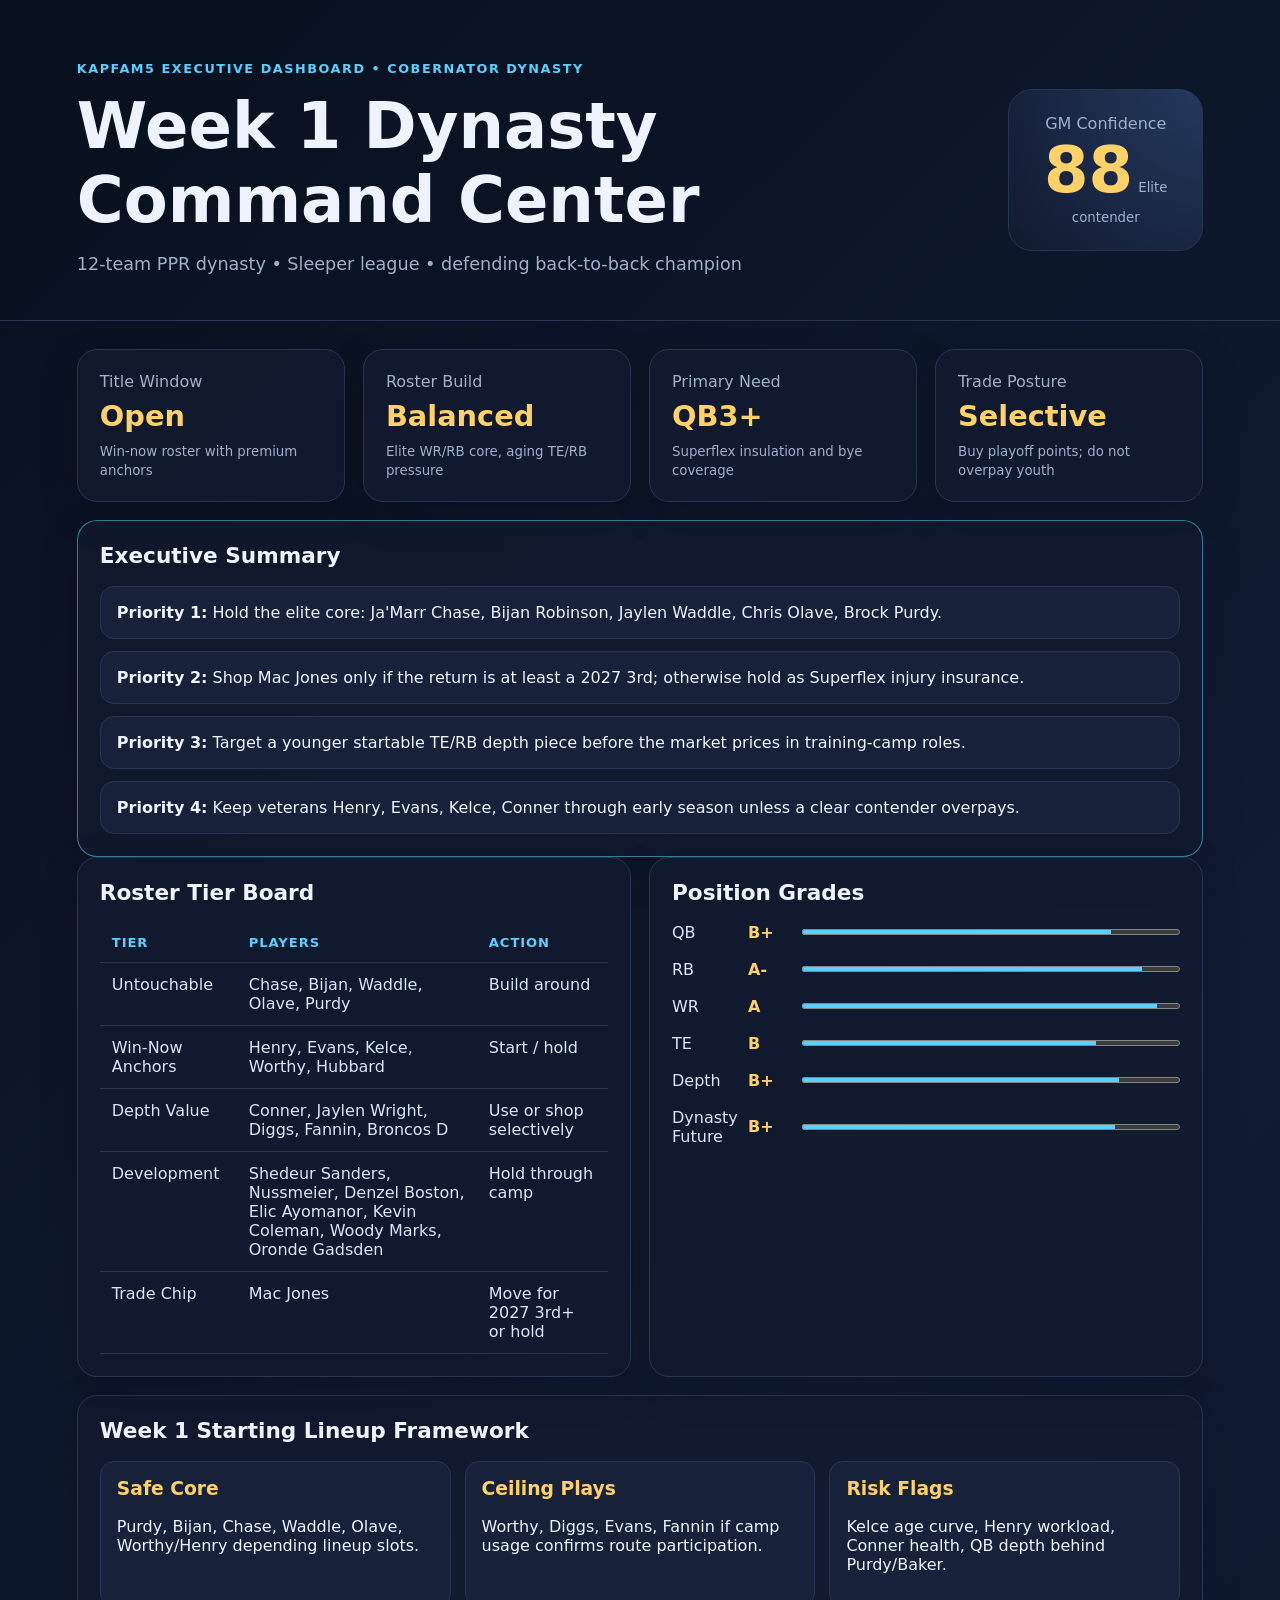
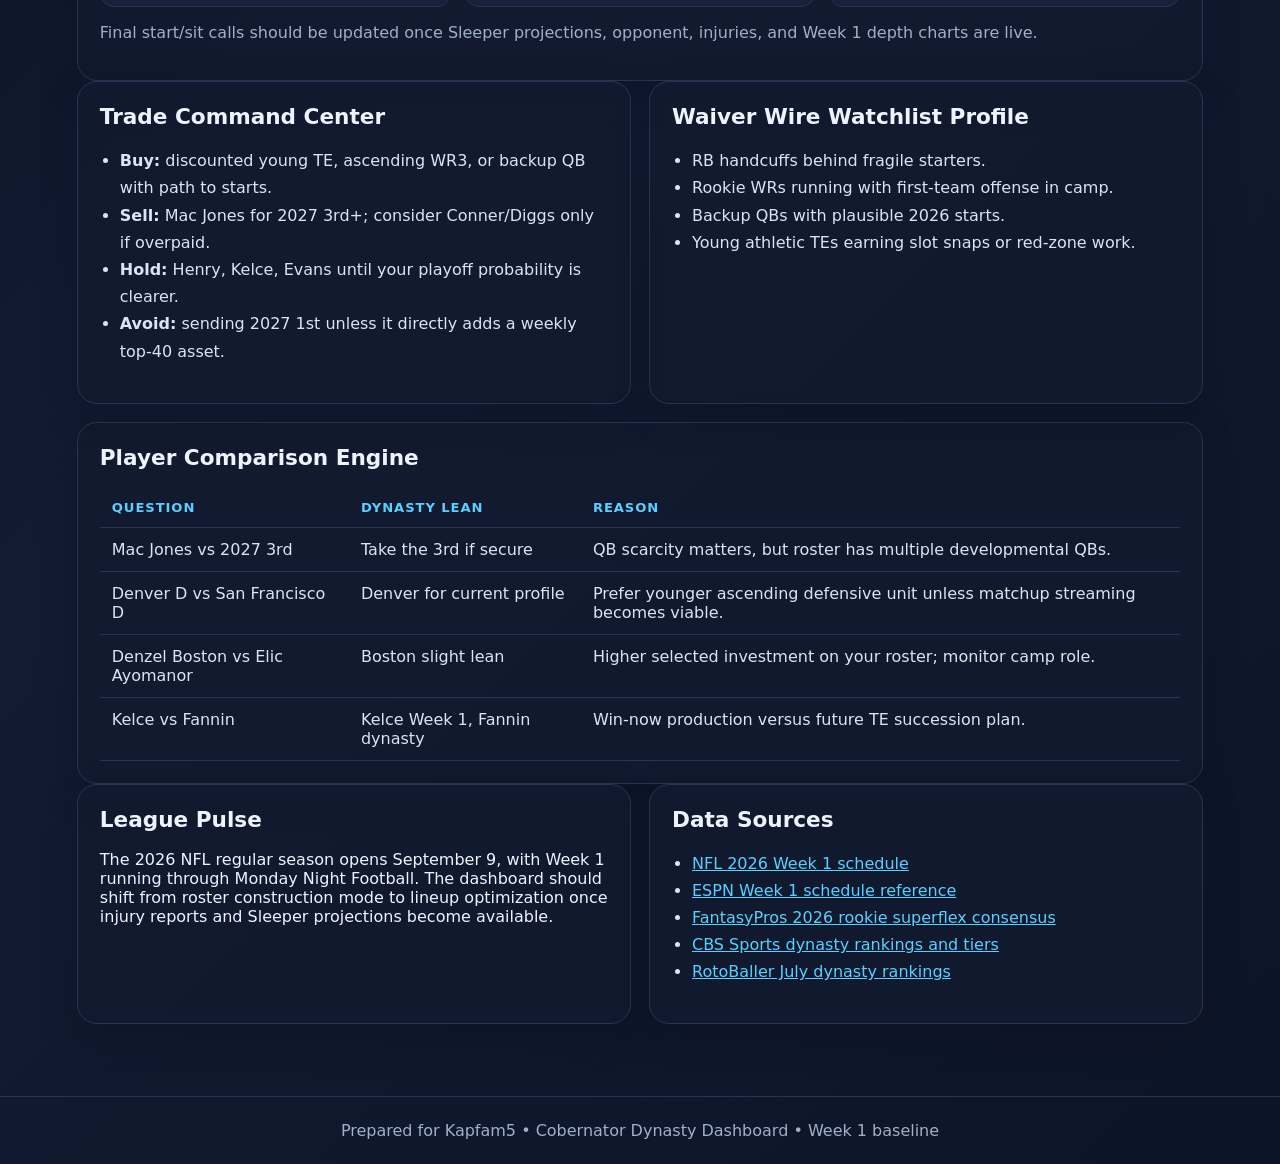
<file: index.html>
<!doctype html>
<html lang="en">
<head>
  <meta charset="utf-8" />
  <meta name="viewport" content="width=device-width, initial-scale=1" />
  <title>Cobernator Dynasty Dashboard — Week 1</title>
  <link rel="stylesheet" href="styles.css" />
</head>
<body>
  <header class="hero">
    <div>
      <p class="eyebrow">Kapfam5 Executive Dashboard • Cobernator Dynasty</p>
      <h1>Week 1 Dynasty Command Center</h1>
      <p class="subtitle">12-team PPR dynasty • Sleeper league • defending back-to-back champion</p>
    </div>
    <div class="scorecard">
      <span>GM Confidence</span>
      <strong>88</strong>
      <small>Elite contender</small>
    </div>
  </header>

  <main>
    <section class="grid four">
      <article class="metric"><span>Title Window</span><strong>Open</strong><small>Win-now roster with premium anchors</small></article>
      <article class="metric"><span>Roster Build</span><strong>Balanced</strong><small>Elite WR/RB core, aging TE/RB pressure</small></article>
      <article class="metric"><span>Primary Need</span><strong>QB3+</strong><small>Superflex insulation and bye coverage</small></article>
      <article class="metric"><span>Trade Posture</span><strong>Selective</strong><small>Buy playoff points; do not overpay youth</small></article>
    </section>

    <section class="panel priority">
      <h2>Executive Summary</h2>
      <div class="priority-list">
        <div><b>Priority 1:</b> Hold the elite core: Ja'Marr Chase, Bijan Robinson, Jaylen Waddle, Chris Olave, Brock Purdy.</div>
        <div><b>Priority 2:</b> Shop Mac Jones only if the return is at least a 2027 3rd; otherwise hold as Superflex injury insurance.</div>
        <div><b>Priority 3:</b> Target a younger startable TE/RB depth piece before the market prices in training-camp roles.</div>
        <div><b>Priority 4:</b> Keep veterans Henry, Evans, Kelce, Conner through early season unless a clear contender overpays.</div>
      </div>
    </section>

    <section class="grid two">
      <article class="panel">
        <h2>Roster Tier Board</h2>
        <table>
          <thead><tr><th>Tier</th><th>Players</th><th>Action</th></tr></thead>
          <tbody>
            <tr><td>Untouchable</td><td>Chase, Bijan, Waddle, Olave, Purdy</td><td>Build around</td></tr>
            <tr><td>Win-Now Anchors</td><td>Henry, Evans, Kelce, Worthy, Hubbard</td><td>Start / hold</td></tr>
            <tr><td>Depth Value</td><td>Conner, Jaylen Wright, Diggs, Fannin, Broncos D</td><td>Use or shop selectively</td></tr>
            <tr><td>Development</td><td>Shedeur Sanders, Nussmeier, Denzel Boston, Elic Ayomanor, Kevin Coleman, Woody Marks, Oronde Gadsden</td><td>Hold through camp</td></tr>
            <tr><td>Trade Chip</td><td>Mac Jones</td><td>Move for 2027 3rd+ or hold</td></tr>
          </tbody>
        </table>
      </article>

      <article class="panel">
        <h2>Position Grades</h2>
        <div class="bars">
          <label>QB <span>B+</span><progress value="82" max="100"></progress></label>
          <label>RB <span>A-</span><progress value="90" max="100"></progress></label>
          <label>WR <span>A</span><progress value="94" max="100"></progress></label>
          <label>TE <span>B</span><progress value="78" max="100"></progress></label>
          <label>Depth <span>B+</span><progress value="84" max="100"></progress></label>
          <label>Dynasty Future <span>B+</span><progress value="83" max="100"></progress></label>
        </div>
      </article>
    </section>

    <section class="panel">
      <h2>Week 1 Starting Lineup Framework</h2>
      <div class="cards">
        <div class="card"><h3>Safe Core</h3><p>Purdy, Bijan, Chase, Waddle, Olave, Worthy/Henry depending lineup slots.</p></div>
        <div class="card"><h3>Ceiling Plays</h3><p>Worthy, Diggs, Evans, Fannin if camp usage confirms route participation.</p></div>
        <div class="card"><h3>Risk Flags</h3><p>Kelce age curve, Henry workload, Conner health, QB depth behind Purdy/Baker.</p></div>
      </div>
      <p class="note">Final start/sit calls should be updated once Sleeper projections, opponent, injuries, and Week 1 depth charts are live.</p>
    </section>

    <section class="grid two">
      <article class="panel">
        <h2>Trade Command Center</h2>
        <ul class="action-list">
          <li><b>Buy:</b> discounted young TE, ascending WR3, or backup QB with path to starts.</li>
          <li><b>Sell:</b> Mac Jones for 2027 3rd+; consider Conner/Diggs only if overpaid.</li>
          <li><b>Hold:</b> Henry, Kelce, Evans until your playoff probability is clearer.</li>
          <li><b>Avoid:</b> sending 2027 1st unless it directly adds a weekly top-40 asset.</li>
        </ul>
      </article>
      <article class="panel">
        <h2>Waiver Wire Watchlist Profile</h2>
        <ul class="action-list">
          <li>RB handcuffs behind fragile starters.</li>
          <li>Rookie WRs running with first-team offense in camp.</li>
          <li>Backup QBs with plausible 2026 starts.</li>
          <li>Young athletic TEs earning slot snaps or red-zone work.</li>
        </ul>
      </article>
    </section>

    <section class="panel">
      <h2>Player Comparison Engine</h2>
      <table>
        <thead><tr><th>Question</th><th>Dynasty Lean</th><th>Reason</th></tr></thead>
        <tbody>
          <tr><td>Mac Jones vs 2027 3rd</td><td>Take the 3rd if secure</td><td>QB scarcity matters, but roster has multiple developmental QBs.</td></tr>
          <tr><td>Denver D vs San Francisco D</td><td>Denver for current profile</td><td>Prefer younger ascending defensive unit unless matchup streaming becomes viable.</td></tr>
          <tr><td>Denzel Boston vs Elic Ayomanor</td><td>Boston slight lean</td><td>Higher selected investment on your roster; monitor camp role.</td></tr>
          <tr><td>Kelce vs Fannin</td><td>Kelce Week 1, Fannin dynasty</td><td>Win-now production versus future TE succession plan.</td></tr>
        </tbody>
      </table>
    </section>

    <section class="grid two">
      <article class="panel">
        <h2>League Pulse</h2>
        <p>The 2026 NFL regular season opens September 9, with Week 1 running through Monday Night Football. The dashboard should shift from roster construction mode to lineup optimization once injury reports and Sleeper projections become available.</p>
      </article>
      <article class="panel">
        <h2>Data Sources</h2>
        <ul class="sources">
          <li><a href="https://www.nfl.com/schedules/2026/by-week/week-1" target="_blank">NFL 2026 Week 1 schedule</a></li>
          <li><a href="https://www.espn.com/nfl/schedule/_/week/1/year/2026/seasontype/2" target="_blank">ESPN Week 1 schedule reference</a></li>
          <li><a href="https://www.fantasypros.com/nfl/rankings/dynasty-rookies-superflex.php" target="_blank">FantasyPros 2026 rookie superflex consensus</a></li>
          <li><a href="https://www.cbssports.com/fantasy/football/news/2026-dynasty-fantasy-football-central-rankings-tiers-mock-drafts-and-tuas-rising-value/" target="_blank">CBS Sports dynasty rankings and tiers</a></li>
          <li><a href="https://www.rotoballer.com/2026-fantasy-football-dynasty-rankings-all-positions-july-updates/1884179" target="_blank">RotoBaller July dynasty rankings</a></li>
        </ul>
      </article>
    </section>
  </main>

  <footer>Prepared for Kapfam5 • Cobernator Dynasty Dashboard • Week 1 baseline</footer>
</body>
</html>
</file>
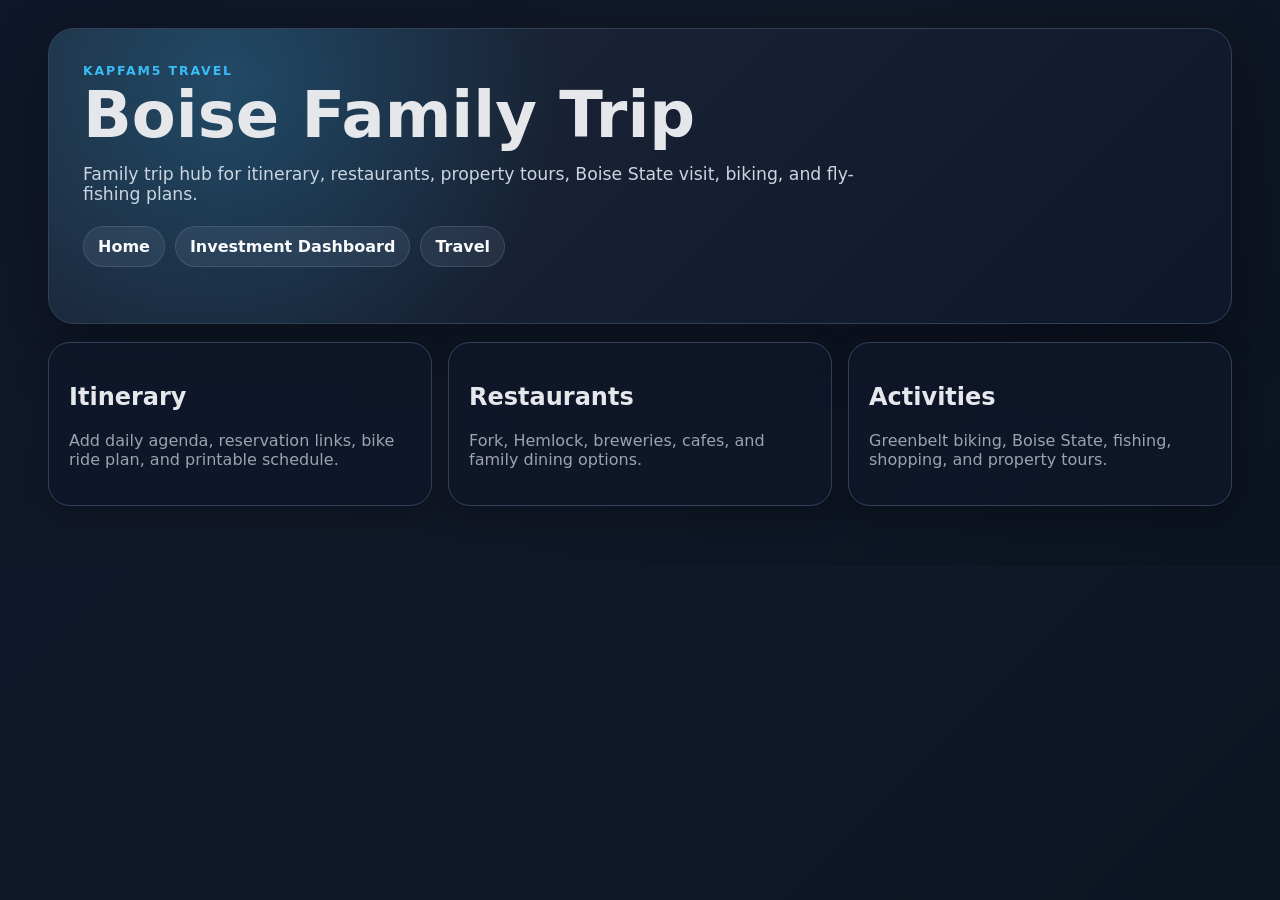
<file: boise-family-trip/index.html>
<!doctype html><html lang="en"><head><meta charset="utf-8"><meta name="viewport" content="width=device-width, initial-scale=1"><title>Boise Family Trip</title><link rel="stylesheet" href="/assets/style.css"></head><body><main class="shell"><section class="hero"><div class="eyebrow">KapFam5 Travel</div><h1>Boise Family Trip</h1><p>Family trip hub for itinerary, restaurants, property tours, Boise State visit, biking, and fly-fishing plans.</p><nav class="nav"><a href="/">Home</a><a href="/boise-investment/">Investment Dashboard</a><a href="/travel/">Travel</a></nav></section><section class="grid"><div class="card"><h2>Itinerary</h2><p class="muted">Add daily agenda, reservation links, bike ride plan, and printable schedule.</p></div><div class="card"><h2>Restaurants</h2><p class="muted">Fork, Hemlock, breweries, cafes, and family dining options.</p></div><div class="card"><h2>Activities</h2><p class="muted">Greenbelt biking, Boise State, fishing, shopping, and property tours.</p></div></section></main></body></html>
</file>
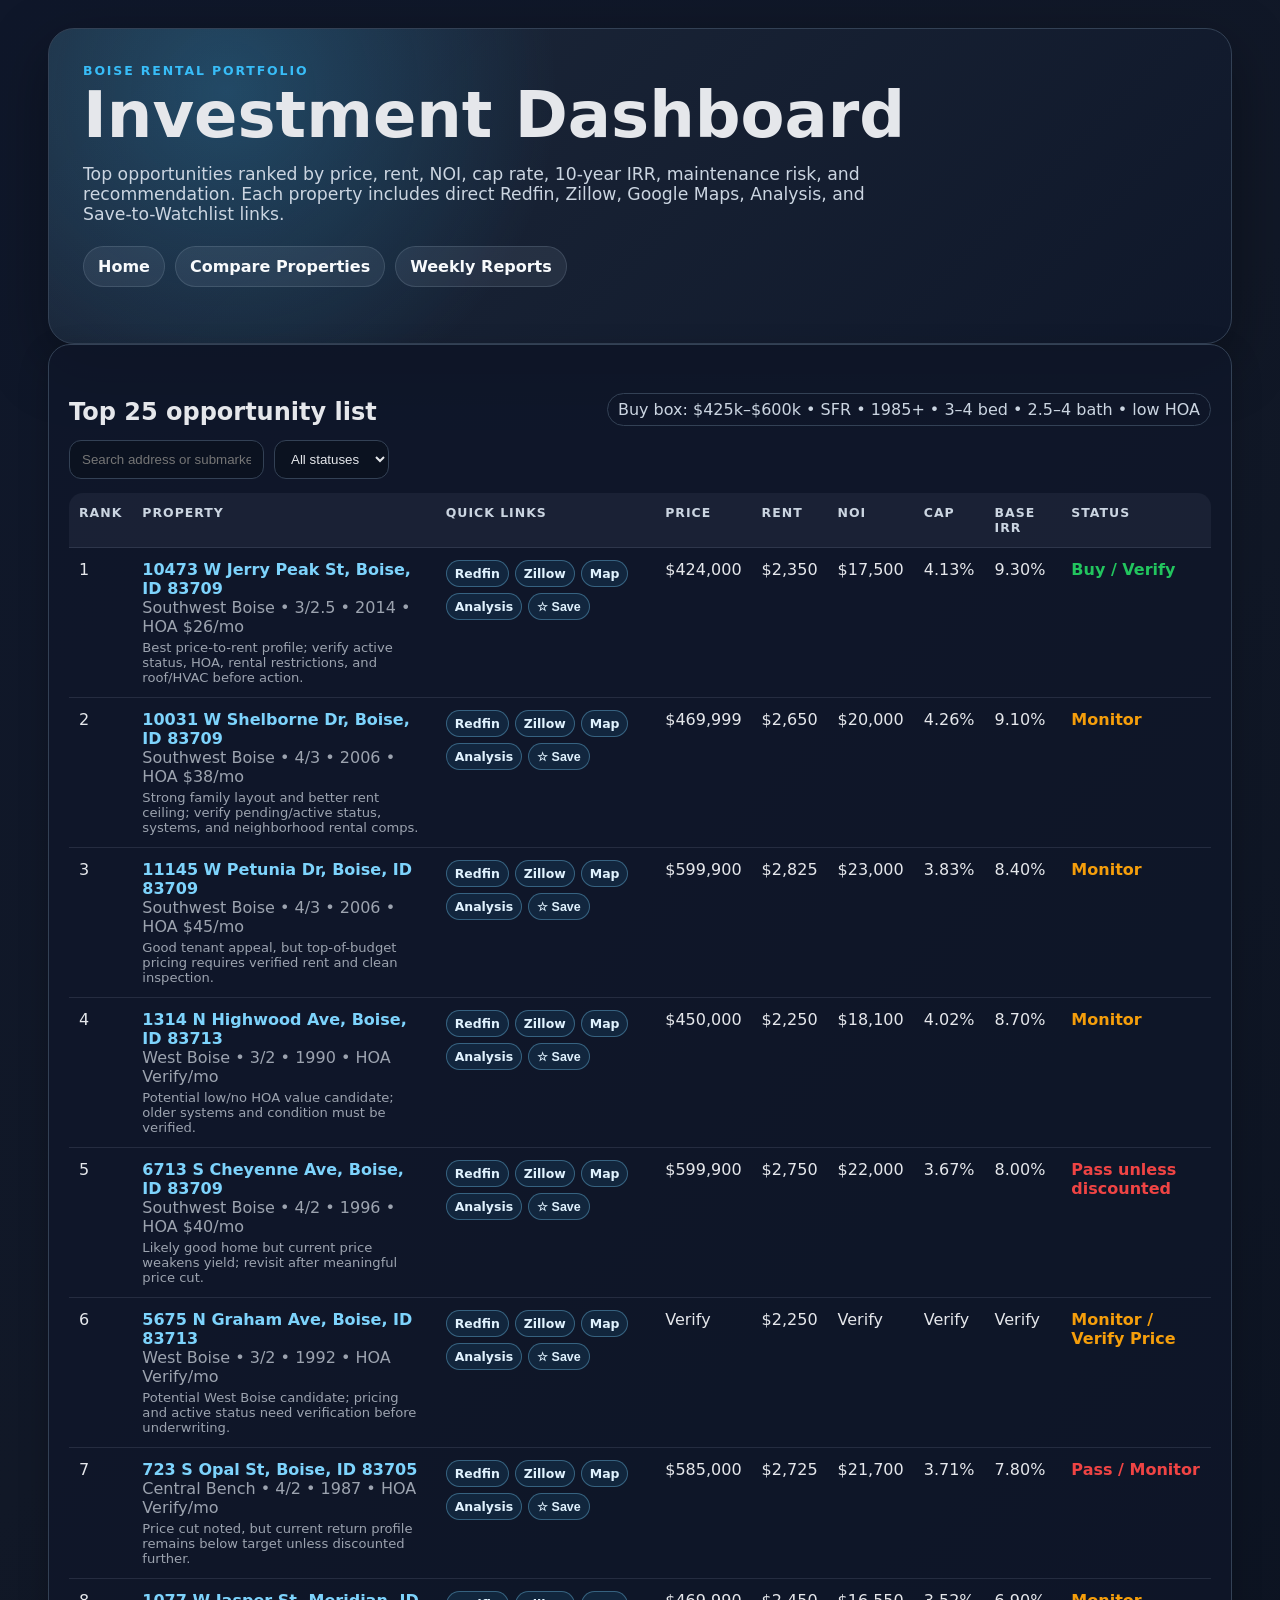
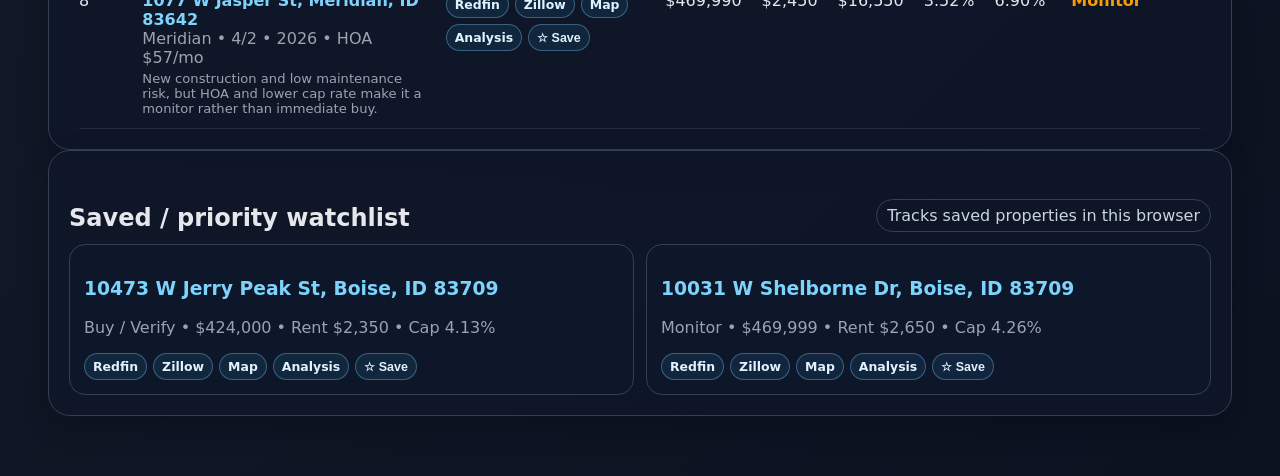
<file: boise-investment/index.html>
<!doctype html><html lang="en"><head><meta charset="utf-8"><meta name="viewport" content="width=device-width, initial-scale=1"><title>Boise Investment Dashboard</title><link rel="stylesheet" href="/assets/style.css"></head><body><main class="shell"><section class="hero"><div class="eyebrow">Boise Rental Portfolio</div><h1>Investment Dashboard</h1><p>Top opportunities ranked by price, rent, NOI, cap rate, 10-year IRR, maintenance risk, and recommendation. Each property includes direct Redfin, Zillow, Google Maps, Analysis, and Save-to-Watchlist links.</p><nav class="nav"><a href="/">Home</a><a href="/property-comparison/">Compare Properties</a><a href="/weekly-reports/">Weekly Reports</a></nav></section><section class="card full"><div class="section-title"><h2>Top 25 opportunity list</h2><span class="pill">Buy box: $425k–$600k • SFR • 1985+ • 3–4 bed • 2.5–4 bath • low HOA</span></div><div class="controls"><input id="search" placeholder="Search address or submarket"><select id="status"><option value="">All statuses</option><option value="buy">Buy / Verify</option><option value="monitor">Monitor</option><option value="pass">Pass</option></select></div><div id="investmentTable"></div></section><section class="card full"><div class="section-title"><h2>Saved / priority watchlist</h2><span class="pill">Tracks saved properties in this browser</span></div><div id="savedWatchlist" class="watch-grid"></div></section></main><script src="/assets/app.js"></script><script>loadInvestments()</script></body></html>
</file>
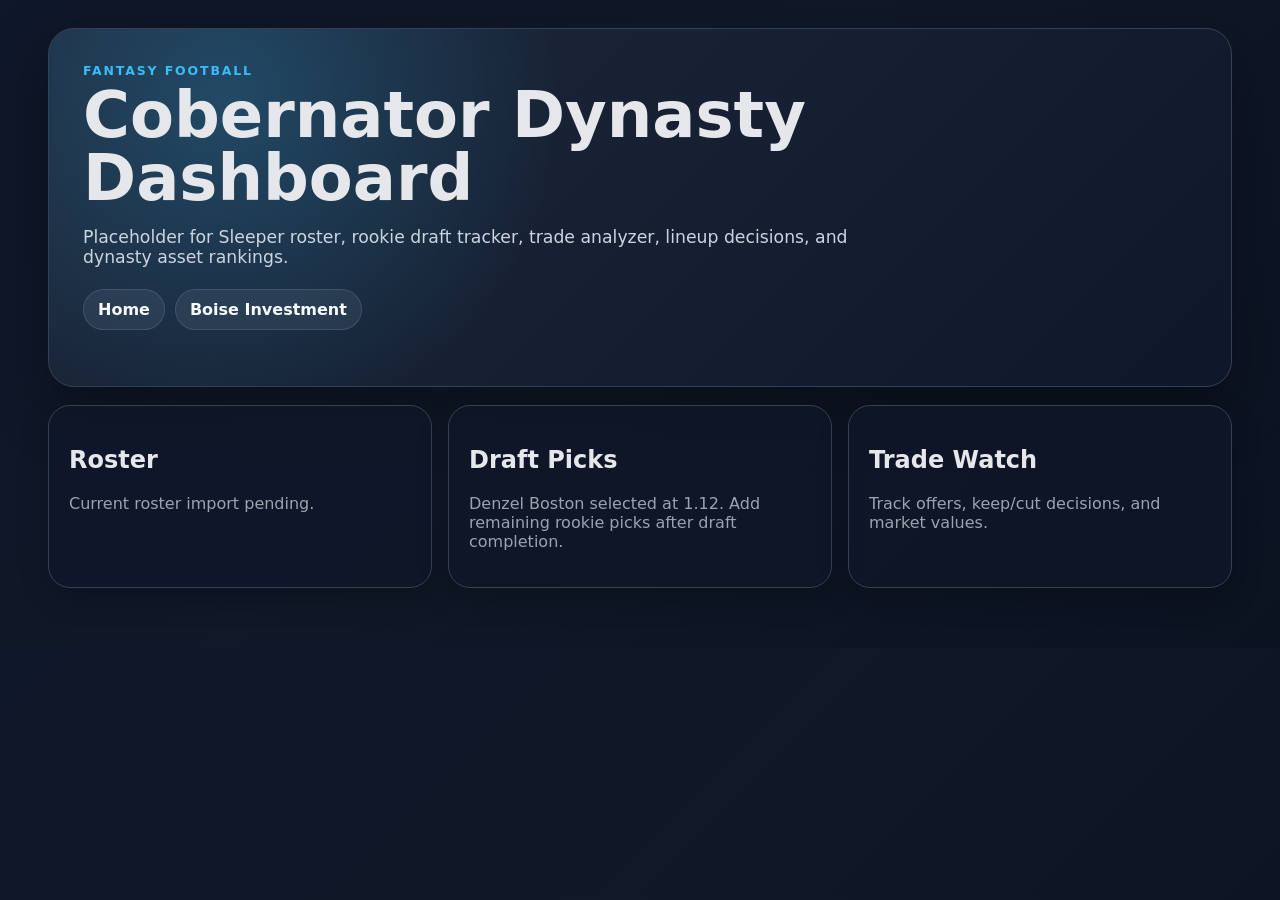
<file: fantasy-football/index.html>
<!doctype html><html lang="en"><head><meta charset="utf-8"><meta name="viewport" content="width=device-width, initial-scale=1"><title>Cobernator Dynasty Dashboard</title><link rel="stylesheet" href="/assets/style.css"></head><body><main class="shell"><section class="hero"><div class="eyebrow">Fantasy Football</div><h1>Cobernator Dynasty Dashboard</h1><p>Placeholder for Sleeper roster, rookie draft tracker, trade analyzer, lineup decisions, and dynasty asset rankings.</p><nav class="nav"><a href="/">Home</a><a href="/boise-investment/">Boise Investment</a></nav></section><section class="grid"><div class="card"><h2>Roster</h2><p class="muted">Current roster import pending.</p></div><div class="card"><h2>Draft Picks</h2><p class="muted">Denzel Boston selected at 1.12. Add remaining rookie picks after draft completion.</p></div><div class="card"><h2>Trade Watch</h2><p class="muted">Track offers, keep/cut decisions, and market values.</p></div></section></main></body></html>
</file>
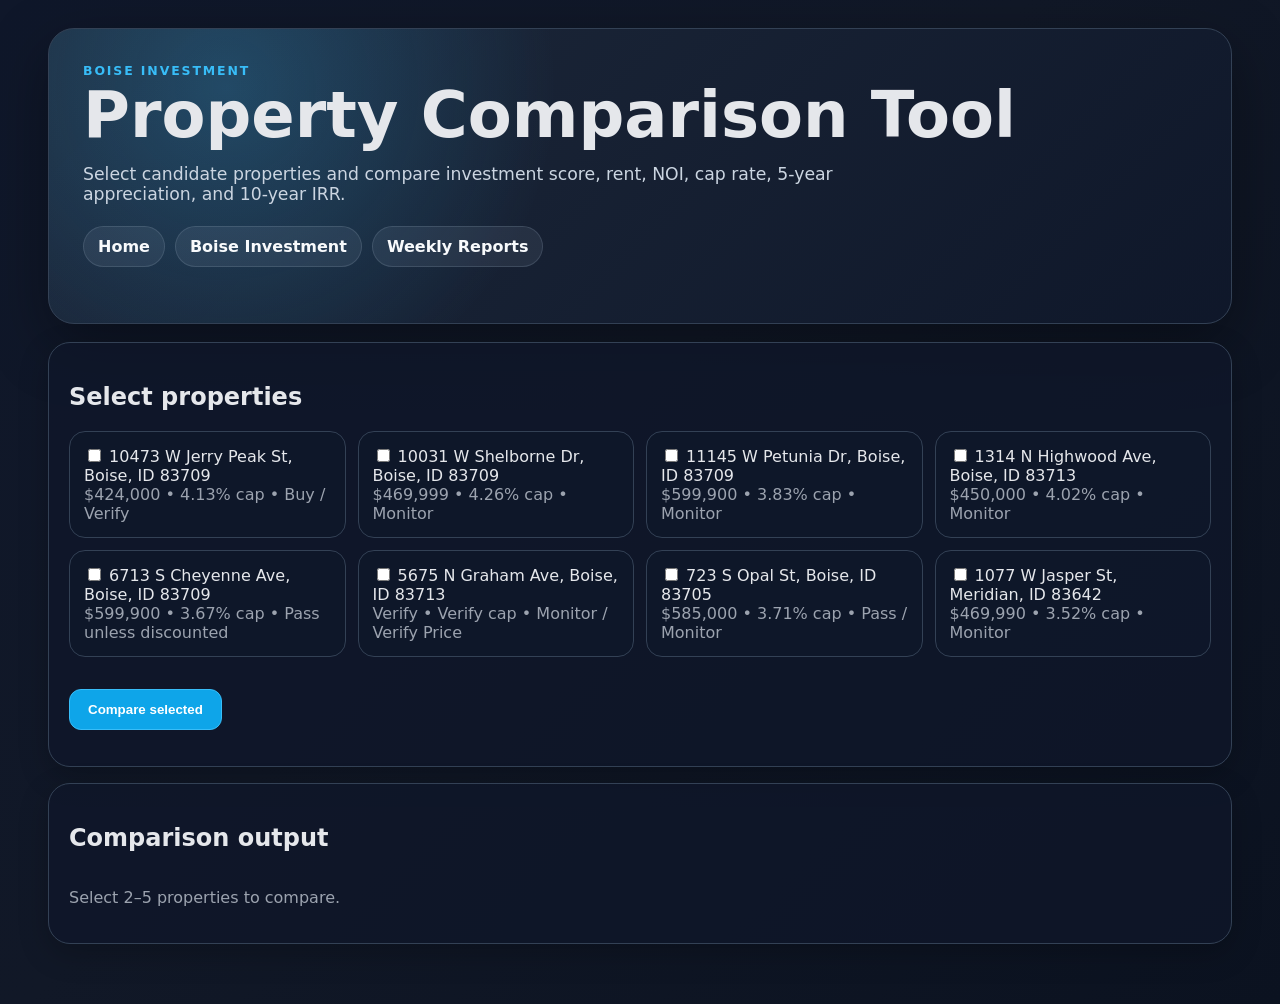
<file: property-comparison/index.html>
<!doctype html><html lang="en"><head><meta charset="utf-8"><meta name="viewport" content="width=device-width, initial-scale=1"><title>Property Comparison</title><link rel="stylesheet" href="/assets/style.css"></head><body><main class="shell"><section class="hero"><div class="eyebrow">Boise Investment</div><h1>Property Comparison Tool</h1><p>Select candidate properties and compare investment score, rent, NOI, cap rate, 5-year appreciation, and 10-year IRR.</p><nav class="nav"><a href="/">Home</a><a href="/boise-investment/">Boise Investment</a><a href="/weekly-reports/">Weekly Reports</a></nav></section><section class="grid"><div class="card full"><h2>Select properties</h2><div id="compareList" class="compare-box"></div><p><button id="runCompare" style="margin-top:16px;padding:12px 18px;border-radius:12px;border:1px solid #38bdf8;background:#0ea5e9;color:white;font-weight:900">Compare selected</button></p></div><div class="card full"><h2>Comparison output</h2><div id="compareOut" class="compare-box"><p class="muted">Select 2–5 properties to compare.</p></div></div></section></main><script src="/assets/app.js"></script><script>loadCompare()</script></body></html>
</file>
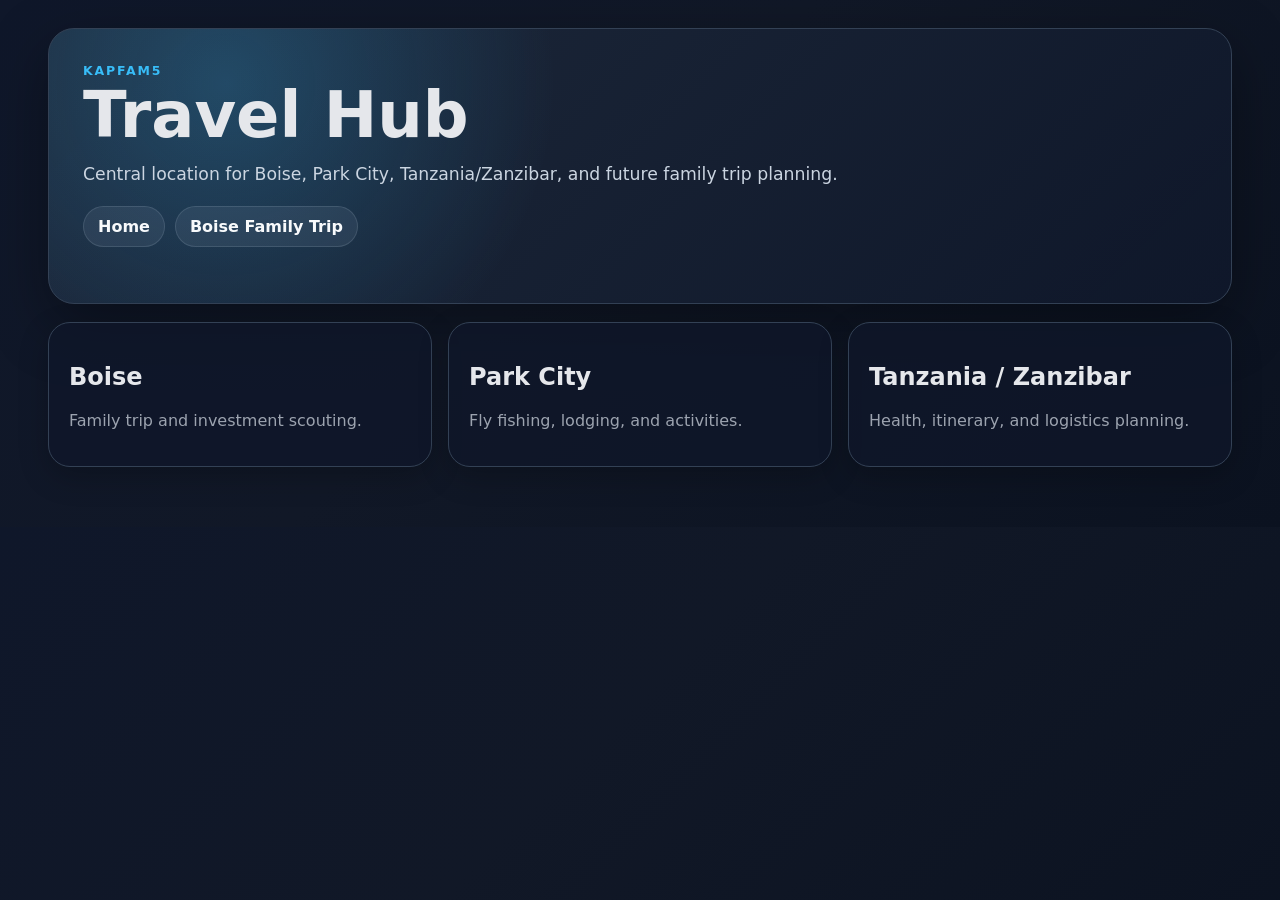
<file: travel/index.html>
<!doctype html><html lang="en"><head><meta charset="utf-8"><meta name="viewport" content="width=device-width, initial-scale=1"><title>KapFam5 Travel</title><link rel="stylesheet" href="/assets/style.css"></head><body><main class="shell"><section class="hero"><div class="eyebrow">KapFam5</div><h1>Travel Hub</h1><p>Central location for Boise, Park City, Tanzania/Zanzibar, and future family trip planning.</p><nav class="nav"><a href="/">Home</a><a href="/boise-family-trip/">Boise Family Trip</a></nav></section><section class="grid"><div class="card"><h2>Boise</h2><p class="muted">Family trip and investment scouting.</p></div><div class="card"><h2>Park City</h2><p class="muted">Fly fishing, lodging, and activities.</p></div><div class="card"><h2>Tanzania / Zanzibar</h2><p class="muted">Health, itinerary, and logistics planning.</p></div></section></main></body></html>
</file>
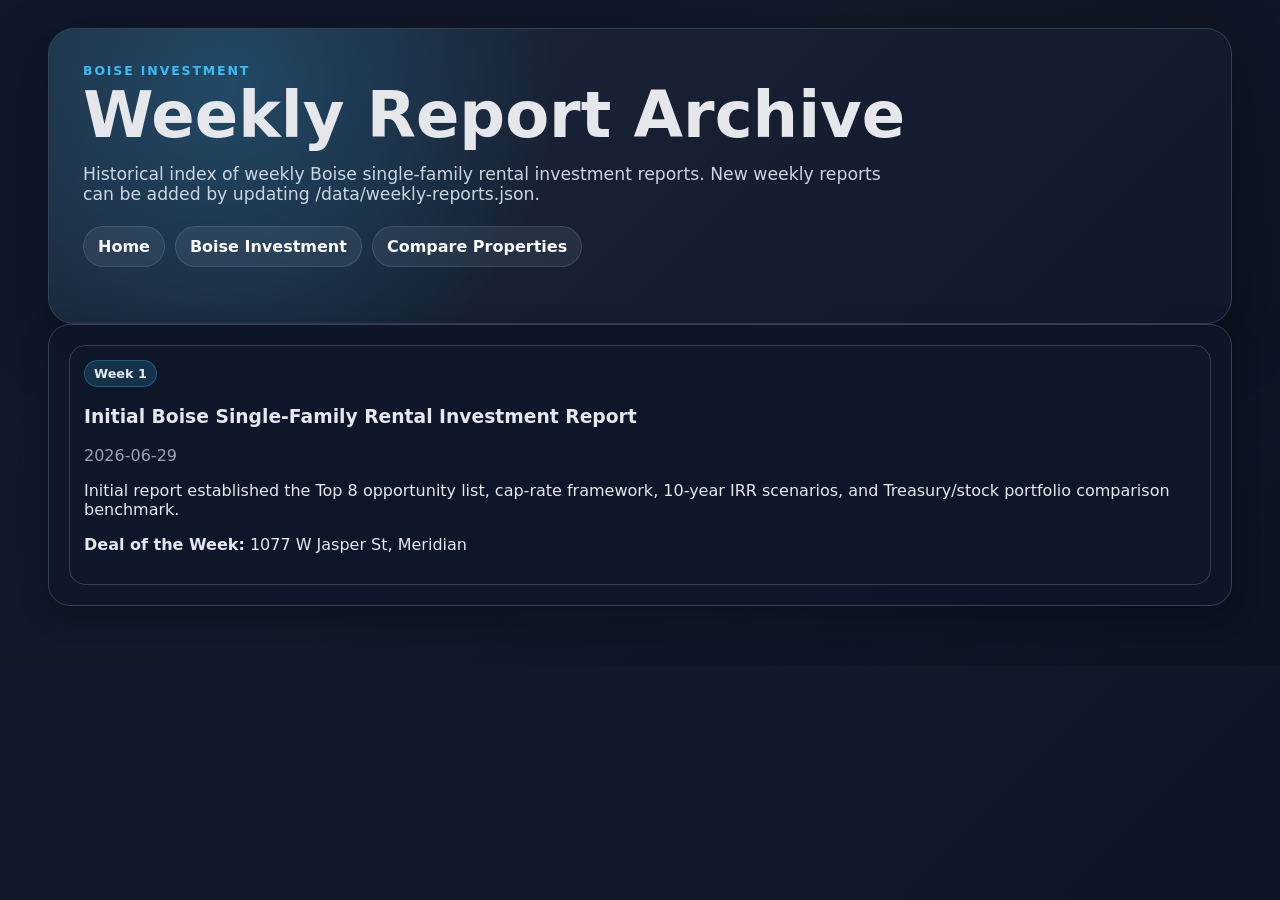
<file: weekly-reports/index.html>
<!doctype html><html lang="en"><head><meta charset="utf-8"><meta name="viewport" content="width=device-width, initial-scale=1"><title>Weekly Reports</title><link rel="stylesheet" href="/assets/style.css"></head><body><main class="shell"><section class="hero"><div class="eyebrow">Boise Investment</div><h1>Weekly Report Archive</h1><p>Historical index of weekly Boise single-family rental investment reports. New weekly reports can be added by updating /data/weekly-reports.json.</p><nav class="nav"><a href="/">Home</a><a href="/boise-investment/">Boise Investment</a><a href="/property-comparison/">Compare Properties</a></nav></section><section class="card full"><div id="reports" class="compare-box"></div></section></main><script src="/assets/app.js"></script><script>loadReports()</script></body></html>
</file>
<file: styles.css>
:root{--bg:#0b1220;--panel:#111a2e;--card:#17213a;--text:#edf4ff;--muted:#9fb0c9;--accent:#59d0ff;--gold:#ffd166;--line:#263553}*{box-sizing:border-box}body{margin:0;background:linear-gradient(135deg,#07101e,#111b32 55%,#0c1527);color:var(--text);font-family:Inter,system-ui,-apple-system,Segoe UI,sans-serif}a{color:var(--accent)}.hero{display:flex;justify-content:space-between;gap:24px;align-items:center;padding:48px 6vw 28px;border-bottom:1px solid var(--line)}.eyebrow{color:var(--accent);font-weight:700;letter-spacing:.12em;text-transform:uppercase;font-size:.8rem}h1{font-size:clamp(2.2rem,5vw,4.5rem);margin:.1em 0}h2{margin-top:0;font-size:1.35rem}.subtitle{color:var(--muted);font-size:1.1rem}.scorecard{background:radial-gradient(circle at top right,#24395f,#111a2e);border:1px solid var(--line);border-radius:24px;padding:24px;text-align:center;min-width:180px}.scorecard span,.metric span{color:var(--muted);display:block}.scorecard strong{font-size:4rem;color:var(--gold)}.scorecard small,.metric small,.note{color:var(--muted)}main{padding:28px 6vw 54px}.grid{display:grid;gap:18px;margin-bottom:18px}.four{grid-template-columns:repeat(4,minmax(0,1fr))}.two{grid-template-columns:repeat(2,minmax(0,1fr))}.metric,.panel{background:rgba(17,26,46,.9);border:1px solid var(--line);border-radius:20px;padding:22px;box-shadow:0 12px 40px rgba(0,0,0,.16)}.metric strong{font-size:1.8rem;display:block;margin:8px 0;color:var(--gold)}.priority{border-color:rgba(89,208,255,.55)}.priority-list{display:grid;gap:12px}.priority-list div,.card{background:var(--card);border:1px solid var(--line);border-radius:14px;padding:16px}.cards{display:grid;grid-template-columns:repeat(3,minmax(0,1fr));gap:14px}.card h3{margin-top:0;color:var(--gold)}table{width:100%;border-collapse:collapse;overflow:hidden}th,td{text-align:left;border-bottom:1px solid var(--line);padding:12px;vertical-align:top}th{color:var(--accent);font-size:.82rem;text-transform:uppercase;letter-spacing:.07em}td{color:#d9e5f7}.bars label{display:grid;grid-template-columns:64px 42px 1fr;align-items:center;gap:12px;margin:18px 0;color:#d9e5f7}.bars span{color:var(--gold);font-weight:800}progress{width:100%;height:12px;accent-color:var(--accent)}.action-list,.sources{padding-left:20px;line-height:1.7;color:#d9e5f7}footer{text-align:center;color:var(--muted);padding:24px;border-top:1px solid var(--line)}@media(max-width:900px){.hero,.two{display:block}.four,.cards{grid-template-columns:1fr}.scorecard{margin-top:20px}.panel,.metric{margin-bottom:16px}}
</file>
<file: assets/style.css>
:root{--bg:#0f172a;--panel:#111827;--panel2:#172033;--text:#e5e7eb;--muted:#9ca3af;--line:#334155;--accent:#38bdf8;--good:#22c55e;--warn:#f59e0b;--bad:#ef4444;--card:#0b1220}*{box-sizing:border-box}body{margin:0;font-family:Inter,ui-sans-serif,system-ui,-apple-system,BlinkMacSystemFont,"Segoe UI",sans-serif;background:linear-gradient(135deg,#0f172a,#111827 45%,#0b1220);color:var(--text)}a{color:#7dd3fc;text-decoration:none}a:hover{text-decoration:underline}.shell{max-width:1220px;margin:0 auto;padding:28px 18px 60px}.hero{padding:34px;border:1px solid var(--line);border-radius:26px;background:radial-gradient(circle at 15% 20%,rgba(56,189,248,.24),transparent 32%),linear-gradient(135deg,rgba(30,41,59,.94),rgba(15,23,42,.92));box-shadow:0 20px 60px rgba(0,0,0,.35)}.eyebrow{letter-spacing:.15em;text-transform:uppercase;color:var(--accent);font-weight:800;font-size:.78rem}.hero h1{font-size:clamp(2.1rem,5vw,4.6rem);line-height:.98;margin:.4rem 0 1rem}.hero p{max-width:820px;color:#cbd5e1;font-size:1.08rem}.nav{display:flex;flex-wrap:wrap;gap:10px;margin:22px 0}.nav a{display:inline-flex;align-items:center;gap:8px;padding:10px 14px;border-radius:999px;background:rgba(148,163,184,.12);border:1px solid rgba(148,163,184,.22);color:#f8fafc;font-weight:700}.grid{display:grid;grid-template-columns:repeat(12,1fr);gap:16px;margin-top:18px}.card{grid-column:span 4;border:1px solid var(--line);border-radius:22px;background:rgba(15,23,42,.78);padding:20px;box-shadow:0 10px 30px rgba(0,0,0,.22)}.card.wide{grid-column:span 8}.card.full{grid-column:1/-1}.metric{font-size:2.1rem;font-weight:900;margin:6px 0}.muted{color:var(--muted)}.badge{display:inline-block;padding:5px 9px;border-radius:999px;background:rgba(56,189,248,.16);border:1px solid rgba(56,189,248,.3);font-size:.8rem;font-weight:800}.status-buy{color:var(--good);font-weight:900}.status-monitor{color:var(--warn);font-weight:900}.status-pass{color:var(--bad);font-weight:900}table{width:100%;border-collapse:collapse;overflow:hidden;border-radius:14px}th,td{text-align:left;padding:12px 10px;border-bottom:1px solid rgba(148,163,184,.16);vertical-align:top}th{color:#cbd5e1;font-size:.78rem;text-transform:uppercase;letter-spacing:.08em;background:rgba(148,163,184,.08)}tr:hover td{background:rgba(56,189,248,.05)}.controls{display:flex;gap:10px;flex-wrap:wrap;margin:14px 0}.controls input,.controls select{background:#0b1220;border:1px solid var(--line);color:var(--text);padding:10px 12px;border-radius:12px}.section-title{display:flex;align-items:flex-end;justify-content:space-between;gap:12px;margin:28px 0 12px}.section-title h2{margin:0;font-size:1.5rem}.pill{border:1px solid var(--line);border-radius:999px;padding:6px 10px;color:#cbd5e1}.footer{margin-top:36px;color:var(--muted);font-size:.9rem}.compare-box{display:grid;grid-template-columns:repeat(auto-fit,minmax(240px,1fr));gap:12px}.mini{background:rgba(15,23,42,.7);border:1px solid var(--line);border-radius:16px;padding:14px}@media(max-width:850px){.card,.card.wide{grid-column:1/-1}.hero{padding:24px}th:nth-child(5),td:nth-child(5),th:nth-child(7),td:nth-child(7){display:none}}
.quick-links{display:flex;flex-wrap:wrap;gap:6px;min-width:150px}.quick-links a,.quick-links button{border:1px solid rgba(125,211,252,.35);background:rgba(56,189,248,.10);color:#e0f2fe;border-radius:999px;padding:5px 8px;font-size:.78rem;font-weight:800;cursor:pointer}.quick-links button.saved{background:rgba(34,197,94,.16);border-color:rgba(34,197,94,.45);color:#bbf7d0}.small{font-size:.82rem;margin-top:4px}.watch-grid{display:grid;grid-template-columns:repeat(auto-fit,minmax(260px,1fr));gap:12px;margin-top:10px}
</file>
